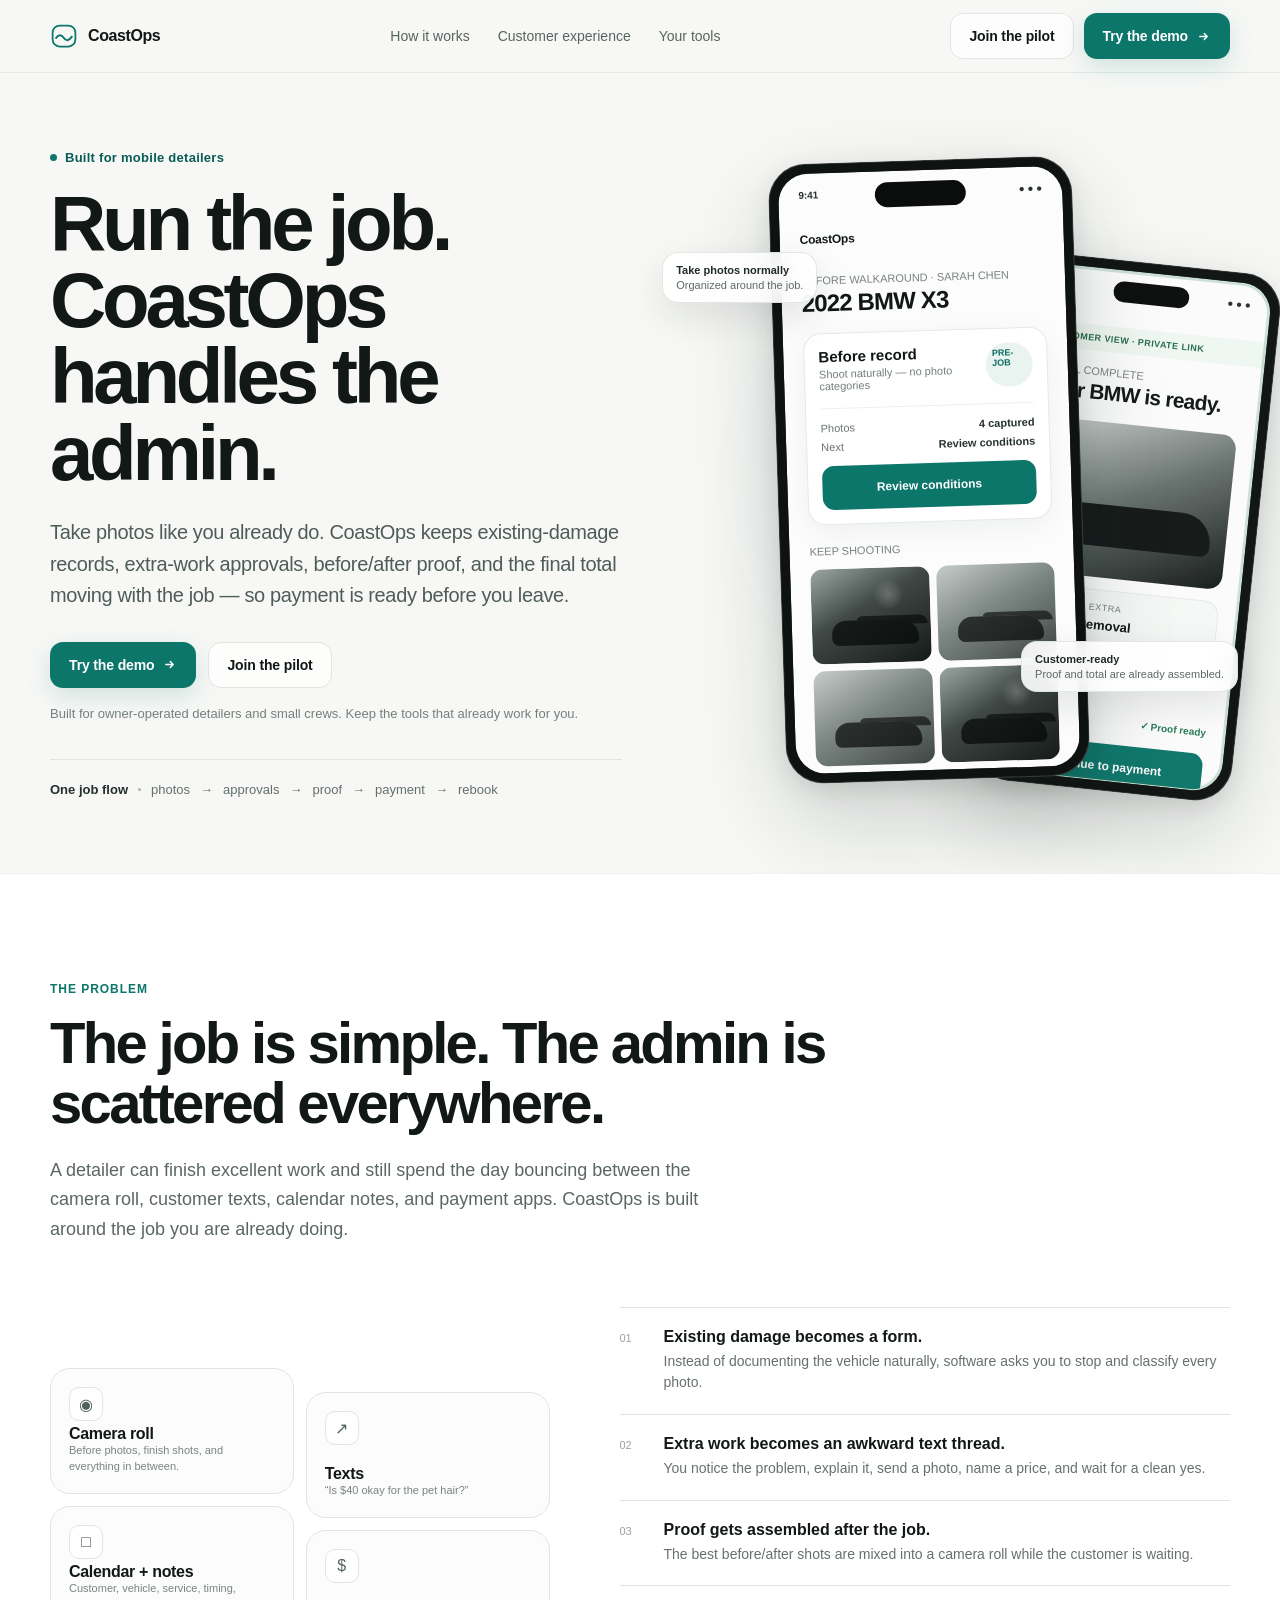
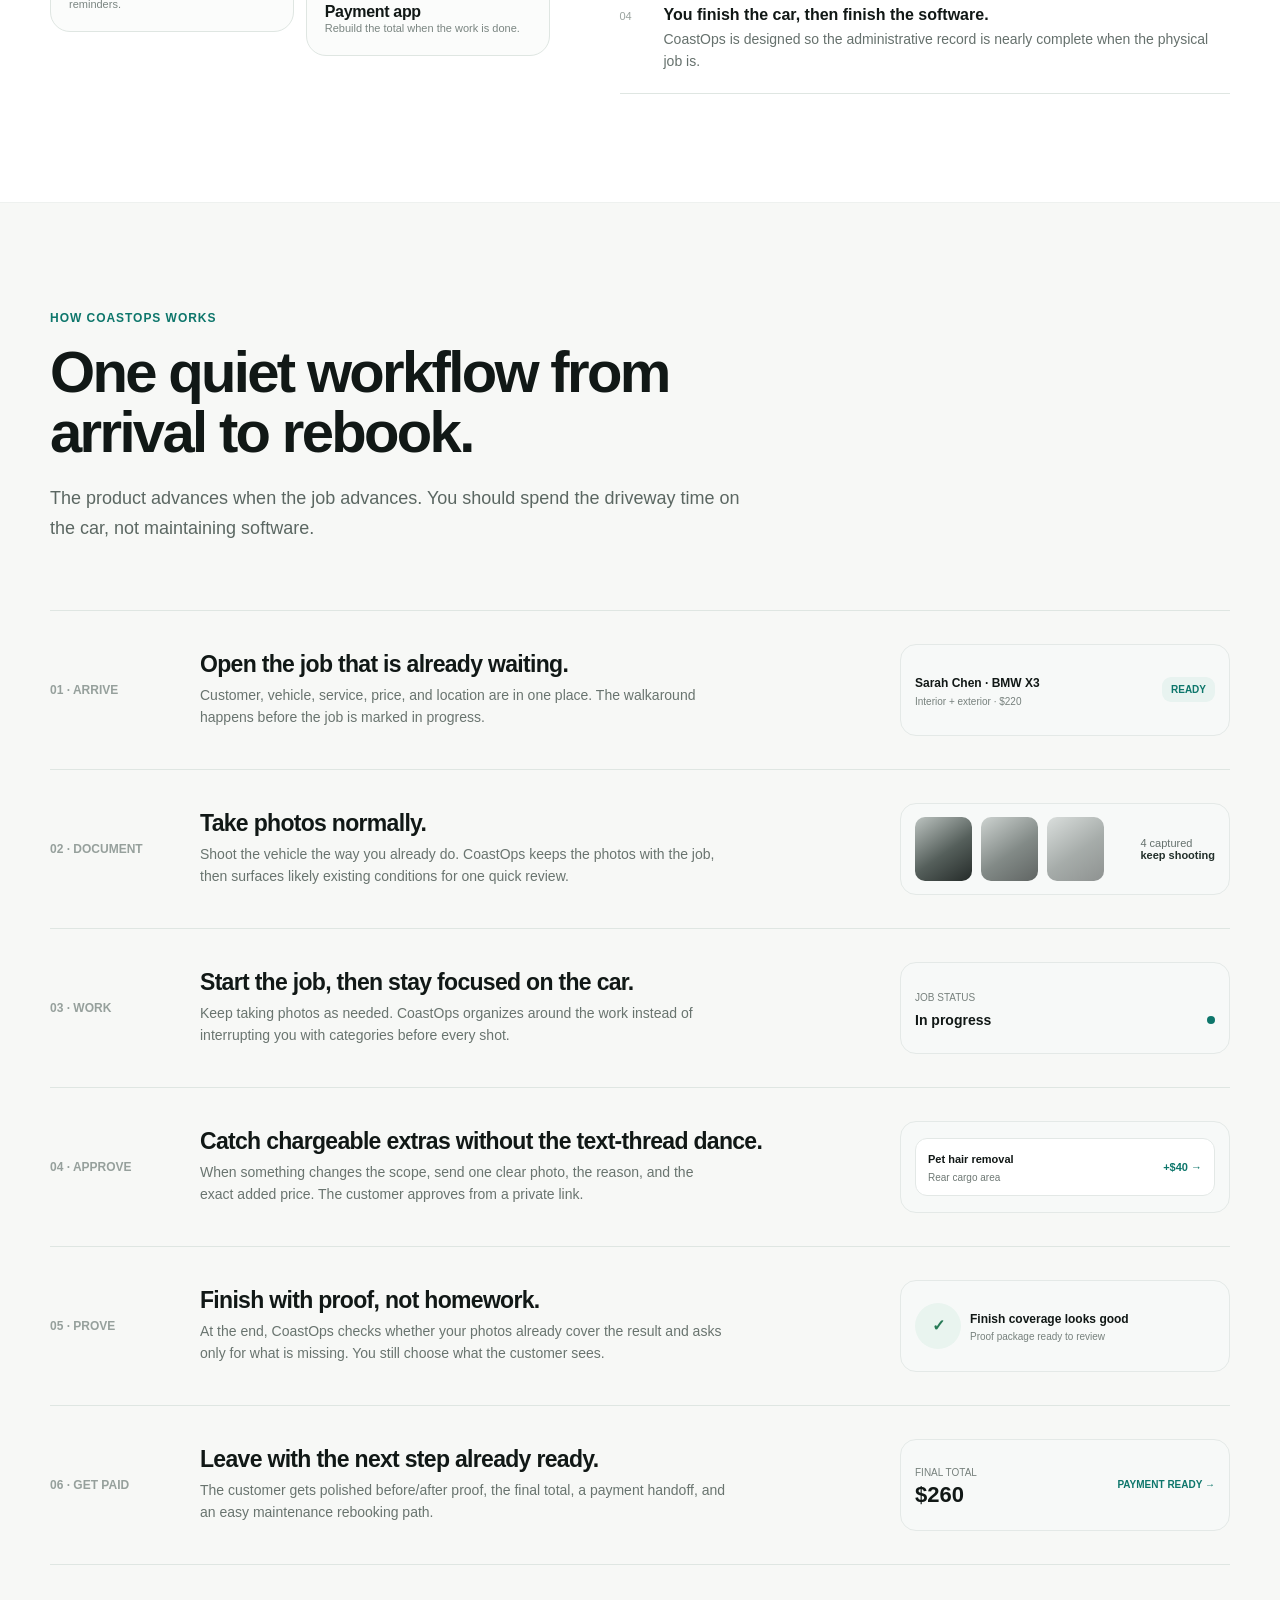
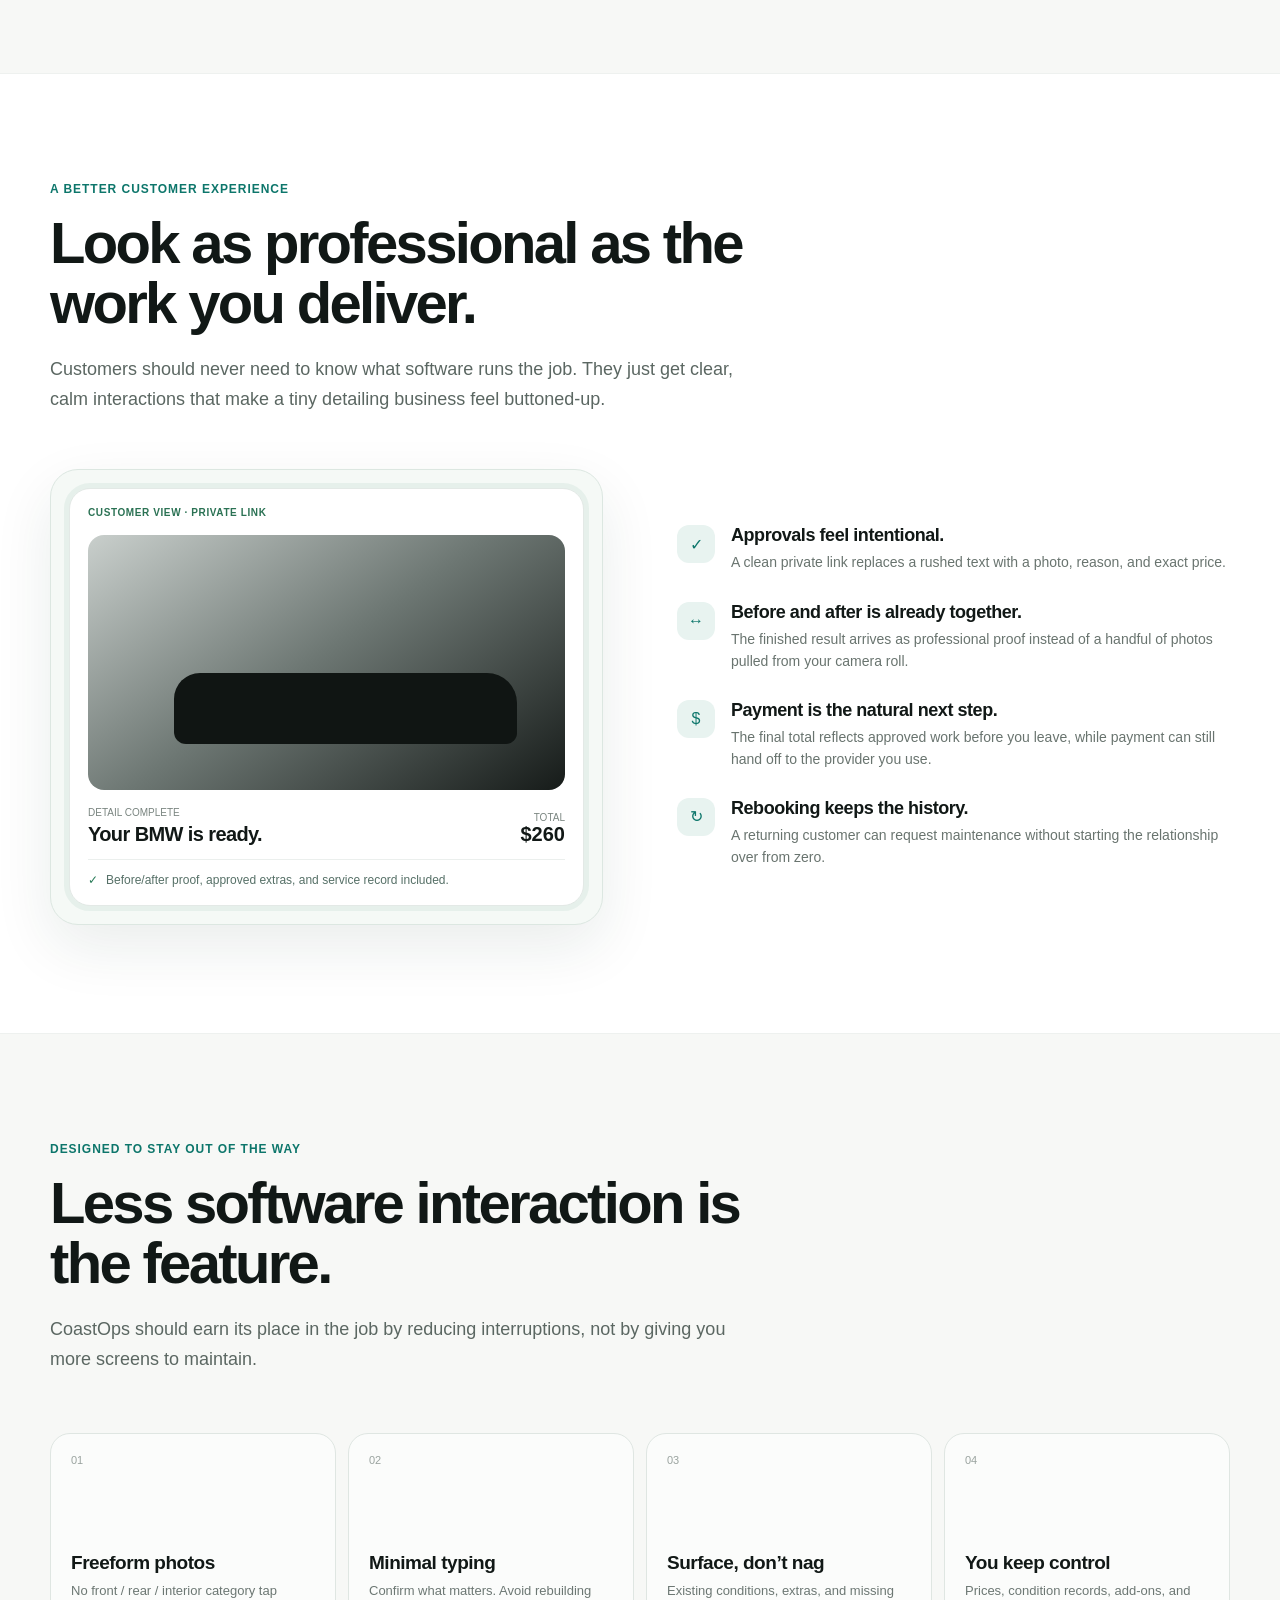
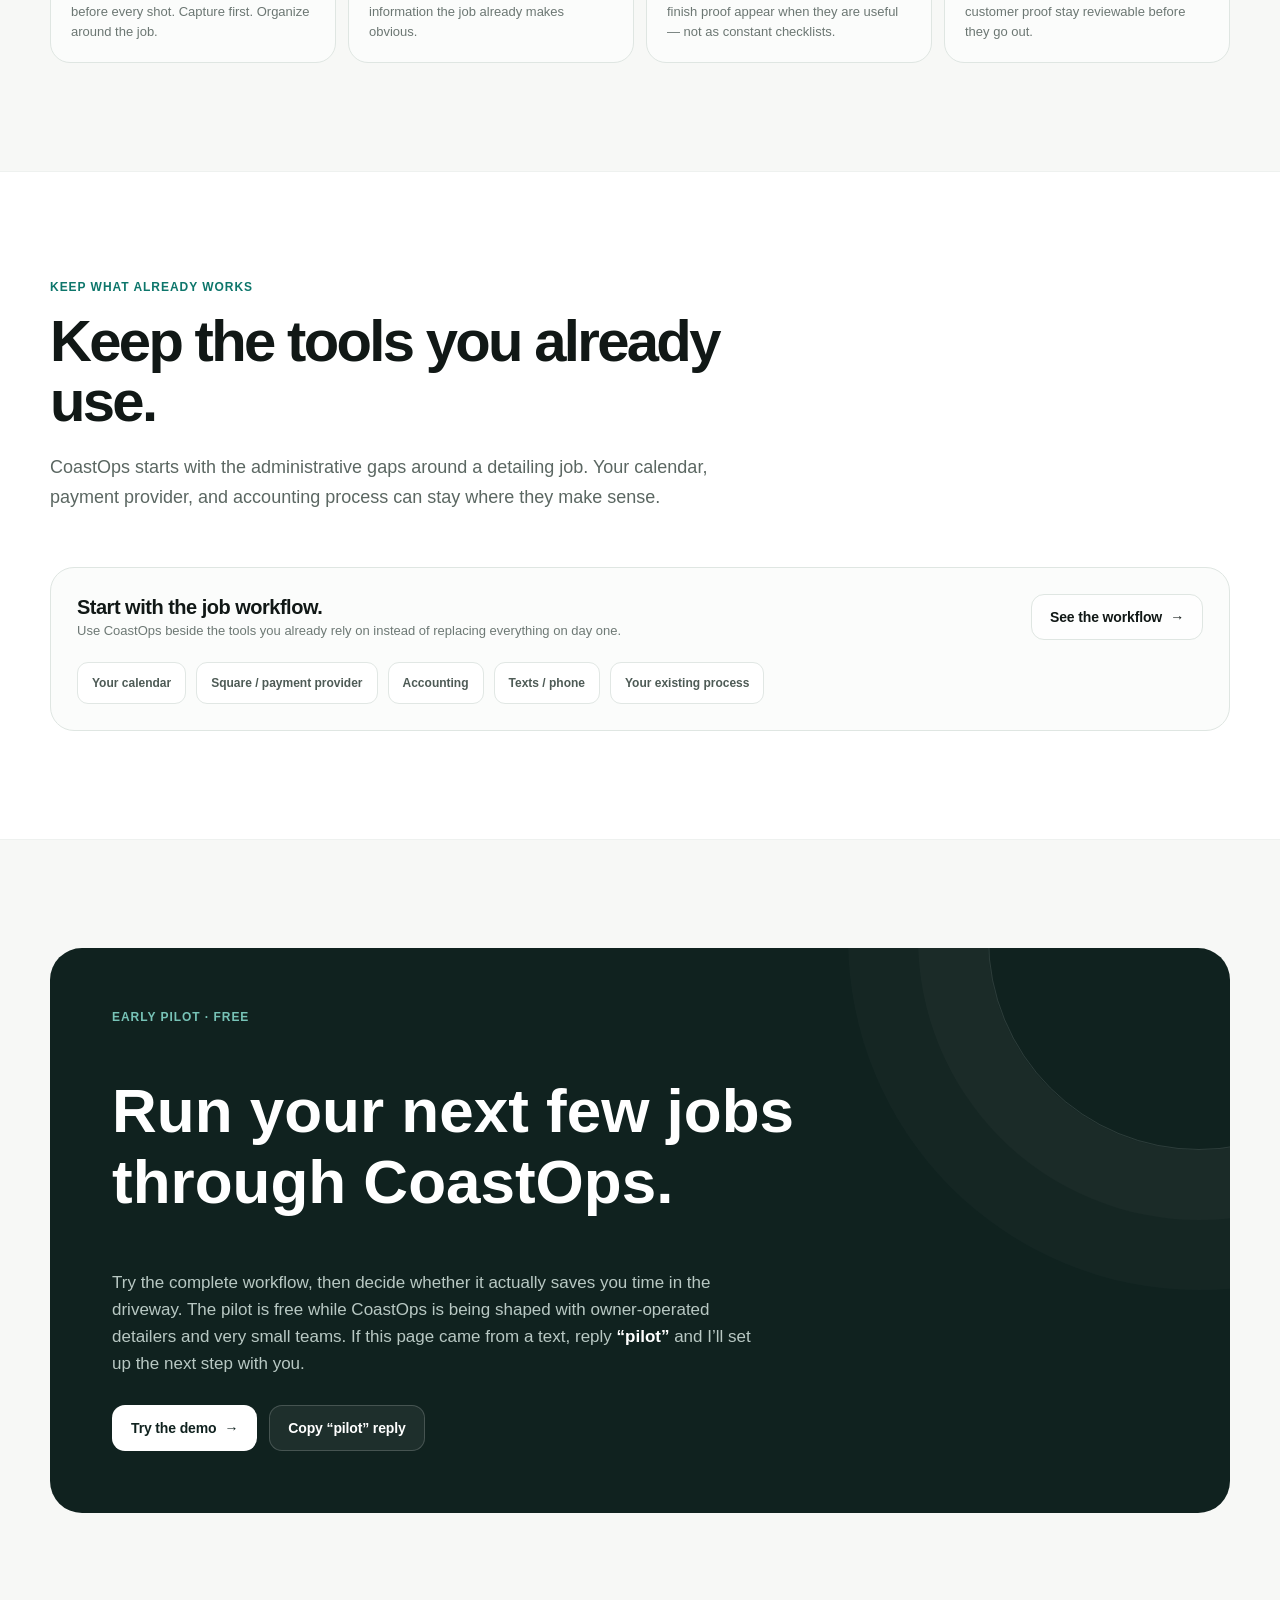
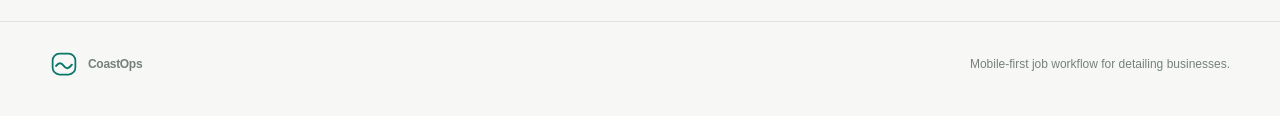
<file: landing/index.html>
<!doctype html>
<html lang="en">
<head>
  <meta charset="utf-8" />
  <meta name="viewport" content="width=device-width, initial-scale=1" />
  <meta name="theme-color" content="#f7f8f6" />
  <meta name="description" content="CoastOps is a mobile-first job workflow for owner-operated mobile detailing businesses. Capture photos naturally, approve extras, build proof, and get payment ready without living in admin software." />
  <title>CoastOps — Run the job. CoastOps handles the admin.</title>
  <link rel="stylesheet" href="styles.css" />
</head>
<body>
  <header class="nav">
    <div class="wrap nav-inner">
      <a class="brand" href="#top" aria-label="CoastOps home">
        <svg class="mark" viewBox="0 0 32 32" fill="none" aria-hidden="true">
          <rect x="3" y="4" width="26" height="24" rx="8" stroke="#0d766b" stroke-width="2"/>
          <path d="M7 18.2c3.1-4.2 5.9-4.1 8.6-.2 2.8 4 5.7 4 9.4-1.2" stroke="#0d766b" stroke-width="2.3" stroke-linecap="round"/>
        </svg>
        <span>CoastOps</span>
      </a>
      <nav class="nav-links" aria-label="Primary">
        <a href="#how">How it works</a>
        <a href="#experience">Customer experience</a>
        <a href="#tools">Your tools</a>
      </nav>
      <div class="nav-actions">
        <a class="btn btn-secondary" href="#pilot">Join the pilot</a>
        <a class="btn btn-primary btn-arrow" href="https://arqitect.github.io/coastops/" target="_blank" rel="noopener">
          Try the demo
          <svg viewBox="0 0 20 20" fill="none"><path d="M5 10h10M11 6l4 4-4 4" stroke="currentColor" stroke-width="1.8" stroke-linecap="round" stroke-linejoin="round"/></svg>
        </a>
      </div>
    </div>
  </header>

  <main id="top">
    <section class="hero">
      <div class="wrap hero-grid">
        <div class="reveal">
          <div class="eyebrow"><span class="eyebrow-dot"></span> Built for mobile detailers</div>
          <h1>Run the job.<br>CoastOps handles the admin.</h1>
          <p class="hero-copy">Take photos like you already do. CoastOps keeps existing-damage records, extra-work approvals, before/after proof, and the final total moving with the job — so payment is ready before you leave.</p>
          <div class="hero-actions">
            <a class="btn btn-primary btn-arrow" href="https://arqitect.github.io/coastops/" target="_blank" rel="noopener">
              Try the demo
              <svg viewBox="0 0 20 20" fill="none"><path d="M5 10h10M11 6l4 4-4 4" stroke="currentColor" stroke-width="1.8" stroke-linecap="round" stroke-linejoin="round"/></svg>
            </a>
            <a class="btn btn-secondary" href="#pilot">Join the pilot</a>
          </div>
          <div class="hero-note">Built for owner-operated detailers and small crews. Keep the tools that already work for you.</div>
          <div class="hero-proofline">
            <strong>One job flow</strong><span class="dot-sep"></span>
            <span>photos</span><span>→</span><span>approvals</span><span>→</span><span>proof</span><span>→</span><span>payment</span><span>→</span><span>rebook</span>
          </div>
        </div>

        <div class="visual reveal" aria-label="CoastOps mobile workflow preview">
          <div class="floating-note note-one"><strong>Take photos normally</strong>Organized around the job.</div>
          <div class="floating-note note-two"><strong>Customer-ready</strong>Proof and total are already assembled.</div>

          <div class="phone phone-main">
            <div class="screen">
              <div class="island"></div>
              <div class="status"><span>9:41</span><span>● ● ●</span></div>
              <div class="screen-body">
                <div class="mini-brand">CoastOps</div>
                <div class="hello">BEFORE WALKAROUND · SARAH CHEN</div>
                <h3>2022 BMW X3</h3>
                <div class="job-card">
                  <div class="job-top">
                    <div><div class="customer">Before record</div><div class="vehicle">Shoot naturally — no photo categories</div></div>
                    <span class="status-pill">PRE-JOB</span>
                  </div>
                  <div class="divider"></div>
                  <div class="service-row"><span>Photos</span><strong>4 captured</strong></div>
                  <div class="service-row" style="margin-top:7px"><span>Next</span><strong>Review conditions</strong></div>
                  <div class="screen-btn">Review conditions</div>
                </div>

                <div class="hello" style="margin-top:20px">KEEP SHOOTING</div>
                <div class="photo-grid">
                  <div class="photo"></div>
                  <div class="photo light"></div>
                  <div class="photo light"></div>
                  <div class="photo"></div>
                </div>
                <div class="capture-strip">
                  <div class="capture-label">No categories to choose<br><b style="color:#25322e">Just keep shooting</b></div>
                  <div class="capture-button" aria-hidden="true"></div>
                </div>
              </div>
            </div>
          </div>

          <div class="phone phone-side">
            <div class="screen">
              <div class="island" style="width:76px;height:21px"></div>
              <div class="status"><span>9:41</span><span>● ● ●</span></div>
              <div class="screen-body">
                <div class="customer-strip">CUSTOMER VIEW · PRIVATE LINK</div>
                <div class="hello">DETAIL COMPLETE</div>
                <h3 style="font-size:21px">Your BMW is ready.</h3>
                <div class="proof-photo"></div>
                <div class="approval-card">
                  <div class="approval-label">Approved extra</div>
                  <div class="approval-title">Pet hair removal</div>
                  <div class="approval-price">+$40</div>
                </div>
                <div class="paid-row">
                  <div><div class="total-label">TOTAL</div><div class="total">$260</div></div>
                  <div class="proof-check">✓ Proof ready</div>
                </div>
                <div class="screen-btn" style="margin-top:16px">Continue to payment</div>
              </div>
            </div>
          </div>
        </div>
      </div>
    </section>

    <section class="section alt" id="problem">
      <div class="wrap">
        <div class="reveal">
          <div class="kicker">The problem</div>
          <h2>The job is simple. The admin is scattered everywhere.</h2>
          <p class="section-lead">A detailer can finish excellent work and still spend the day bouncing between the camera roll, customer texts, calendar notes, and payment apps. CoastOps is built around the job you are already doing.</p>
        </div>
        <div class="problem-grid">
          <div class="tool-chaos reveal">
            <div class="tool"><div class="tool-icon">◉</div><div><div class="tool-name">Camera roll</div><div class="tool-copy">Before photos, finish shots, and everything in between.</div></div></div>
            <div class="tool"><div class="tool-icon">↗</div><div><div class="tool-name">Texts</div><div class="tool-copy">“Is $40 okay for the pet hair?”</div></div></div>
            <div class="tool"><div class="tool-icon">□</div><div><div class="tool-name">Calendar + notes</div><div class="tool-copy">Customer, vehicle, service, timing, reminders.</div></div></div>
            <div class="tool"><div class="tool-icon">$</div><div><div class="tool-name">Payment app</div><div class="tool-copy">Rebuild the total when the work is done.</div></div></div>
          </div>
          <div class="problem-list reveal">
            <div class="problem-row"><div class="num">01</div><div><strong>Existing damage becomes a form.</strong><span>Instead of documenting the vehicle naturally, software asks you to stop and classify every photo.</span></div></div>
            <div class="problem-row"><div class="num">02</div><div><strong>Extra work becomes an awkward text thread.</strong><span>You notice the problem, explain it, send a photo, name a price, and wait for a clean yes.</span></div></div>
            <div class="problem-row"><div class="num">03</div><div><strong>Proof gets assembled after the job.</strong><span>The best before/after shots are mixed into a camera roll while the customer is waiting.</span></div></div>
            <div class="problem-row"><div class="num">04</div><div><strong>You finish the car, then finish the software.</strong><span>CoastOps is designed so the administrative record is nearly complete when the physical job is.</span></div></div>
          </div>
        </div>
      </div>
    </section>

    <section class="section" id="how">
      <div class="wrap">
        <div class="reveal">
          <div class="kicker">How CoastOps works</div>
          <h2>One quiet workflow from arrival to rebook.</h2>
          <p class="section-lead">The product advances when the job advances. You should spend the driveway time on the car, not maintaining software.</p>
        </div>

        <div class="workflow">
          <div class="step reveal">
            <div class="step-num">01 · ARRIVE</div>
            <div><h3>Open the job that is already waiting.</h3><p>Customer, vehicle, service, price, and location are in one place. The walkaround happens before the job is marked in progress.</p></div>
            <div class="step-art"><div style="width:100%"><b style="font-size:12px">Sarah Chen · BMW X3</b><div style="font-size:10px;color:#77817d;margin-top:5px">Interior + exterior · $220</div></div><div style="font-size:10px;background:#e8f3f0;color:#0d766b;padding:7px 9px;border-radius:9px;font-weight:700">READY</div></div>
          </div>
          <div class="step reveal">
            <div class="step-num">02 · DOCUMENT</div>
            <div><h3>Take photos normally.</h3><p>Shoot the vehicle the way you already do. CoastOps keeps the photos with the job, then surfaces likely existing conditions for one quick review.</p></div>
            <div class="step-art"><div class="mini-shot"></div><div class="mini-shot"></div><div class="mini-shot"></div><div style="margin-left:auto;font-size:11px;color:#65716d">4 captured<br><b style="color:#23302b">keep shooting</b></div></div>
          </div>
          <div class="step reveal">
            <div class="step-num">03 · WORK</div>
            <div><h3>Start the job, then stay focused on the car.</h3><p>Keep taking photos as needed. CoastOps organizes around the work instead of interrupting you with categories before every shot.</p></div>
            <div class="step-art"><div style="width:100%"><span style="font-size:10px;color:#77817d">JOB STATUS</span><div style="display:flex;justify-content:space-between;align-items:center;margin-top:7px"><b style="font-size:14px">In progress</b><span style="width:8px;height:8px;border-radius:50%;background:#0d766b"></span></div></div></div>
          </div>
          <div class="step reveal">
            <div class="step-num">04 · APPROVE</div>
            <div><h3>Catch chargeable extras without the text-thread dance.</h3><p>When something changes the scope, send one clear photo, the reason, and the exact added price. The customer approves from a private link.</p></div>
            <div class="step-art"><div class="approval-mini"><div><b>Pet hair removal</b><br><span>Rear cargo area</span></div><em>+$40 →</em></div></div>
          </div>
          <div class="step reveal">
            <div class="step-num">05 · PROVE</div>
            <div><h3>Finish with proof, not homework.</h3><p>At the end, CoastOps checks whether your photos already cover the result and asks only for what is missing. You still choose what the customer sees.</p></div>
            <div class="step-art"><div style="width:46px;height:46px;border-radius:50%;background:#e9f4ef;color:#277a56;display:grid;place-items:center;font-weight:800">✓</div><div><b style="font-size:12px">Finish coverage looks good</b><div style="font-size:10px;color:#77817d;margin-top:4px">Proof package ready to review</div></div></div>
          </div>
          <div class="step reveal">
            <div class="step-num">06 · GET PAID</div>
            <div><h3>Leave with the next step already ready.</h3><p>The customer gets polished before/after proof, the final total, a payment handoff, and an easy maintenance rebooking path.</p></div>
            <div class="step-art"><div><span style="font-size:10px;color:#77817d">FINAL TOTAL</span><div style="font-size:22px;font-weight:780;margin-top:2px">$260</div></div><div style="margin-left:auto;font-size:10px;color:#0d766b;font-weight:720">PAYMENT READY →</div></div>
          </div>
        </div>
      </div>
    </section>

    <section class="section alt" id="experience">
      <div class="wrap">
        <div class="reveal">
          <div class="kicker">A better customer experience</div>
          <h2>Look as professional as the work you deliver.</h2>
          <p class="section-lead">Customers should never need to know what software runs the job. They just get clear, calm interactions that make a tiny detailing business feel buttoned-up.</p>
        </div>
        <div class="experience-grid">
          <div class="customer-card reveal">
            <div class="customer-ui">
              <div class="customer-badge">CUSTOMER VIEW · PRIVATE LINK</div>
              <div class="cust-photo"></div>
              <div class="cust-head">
                <div><div style="font-size:10px;color:#7a8580;margin-bottom:5px">DETAIL COMPLETE</div><h4>Your BMW is ready.</h4></div>
                <div class="cust-total"><span>TOTAL</span><b>$260</b></div>
              </div>
              <div class="checkrow"><span style="color:#277a56">✓</span> Before/after proof, approved extras, and service record included.</div>
            </div>
          </div>
          <div class="benefits reveal">
            <div class="benefit"><div class="benefit-icon">✓</div><div><h3>Approvals feel intentional.</h3><p>A clean private link replaces a rushed text with a photo, reason, and exact price.</p></div></div>
            <div class="benefit"><div class="benefit-icon">↔</div><div><h3>Before and after is already together.</h3><p>The finished result arrives as professional proof instead of a handful of photos pulled from your camera roll.</p></div></div>
            <div class="benefit"><div class="benefit-icon">$</div><div><h3>Payment is the natural next step.</h3><p>The final total reflects approved work before you leave, while payment can still hand off to the provider you use.</p></div></div>
            <div class="benefit"><div class="benefit-icon">↻</div><div><h3>Rebooking keeps the history.</h3><p>A returning customer can request maintenance without starting the relationship over from zero.</p></div></div>
          </div>
        </div>
      </div>
    </section>

    <section class="section" id="quiet">
      <div class="wrap">
        <div class="reveal">
          <div class="kicker">Designed to stay out of the way</div>
          <h2>Less software interaction is the feature.</h2>
          <p class="section-lead">CoastOps should earn its place in the job by reducing interruptions, not by giving you more screens to maintain.</p>
        </div>
        <div class="principles">
          <div class="principle reveal"><div class="pi">01</div><div><h3>Freeform photos</h3><p>No front / rear / interior category tap before every shot. Capture first. Organize around the job.</p></div></div>
          <div class="principle reveal"><div class="pi">02</div><div><h3>Minimal typing</h3><p>Confirm what matters. Avoid rebuilding information the job already makes obvious.</p></div></div>
          <div class="principle reveal"><div class="pi">03</div><div><h3>Surface, don’t nag</h3><p>Existing conditions, extras, and missing finish proof appear when they are useful — not as constant checklists.</p></div></div>
          <div class="principle reveal"><div class="pi">04</div><div><h3>You keep control</h3><p>Prices, condition records, add-ons, and customer proof stay reviewable before they go out.</p></div></div>
        </div>
      </div>
    </section>

    <section class="section alt" id="tools">
      <div class="wrap">
        <div class="reveal">
          <div class="kicker">Keep what already works</div>
          <h2>Keep the tools you already use.</h2>
          <p class="section-lead">CoastOps starts with the administrative gaps around a detailing job. Your calendar, payment provider, and accounting process can stay where they make sense.</p>
        </div>
        <div class="tools-band reveal">
          <div class="tools-band-top">
            <div><h3>Start with the job workflow.</h3><p>Use CoastOps beside the tools you already rely on instead of replacing everything on day one.</p></div>
            <a class="btn btn-secondary btn-arrow" href="https://arqitect.github.io/coastops/" target="_blank" rel="noopener">See the workflow <span>→</span></a>
          </div>
          <div class="tool-logos">
            <div class="tool-chip">Your calendar</div>
            <div class="tool-chip">Square / payment provider</div>
            <div class="tool-chip">Accounting</div>
            <div class="tool-chip">Texts / phone</div>
            <div class="tool-chip">Your existing process</div>
          </div>
        </div>
      </div>
    </section>

    <section class="pilot" id="pilot">
      <div class="wrap">
        <div class="pilot-box reveal">
          <div class="kicker">Early pilot · free</div>
          <h2>Run your next few jobs through CoastOps.</h2>
          <p>Try the complete workflow, then decide whether it actually saves you time in the driveway. The pilot is free while CoastOps is being shaped with owner-operated detailers and very small teams. If this page came from a text, reply <strong style="color:#fff">“pilot”</strong> and I’ll set up the next step with you.</p>
          <div class="pilot-actions">
            <a class="btn btn-primary btn-arrow" href="https://arqitect.github.io/coastops/" target="_blank" rel="noopener">Try the demo <span>→</span></a>
            <button class="btn btn-secondary" id="copyPilot" type="button">Copy “pilot” reply</button>
          </div>
        </div>
      </div>
    </section>
  </main>

  <footer>
    <div class="wrap footer-inner">
      <a class="brand" href="#top">
        <svg class="mark" viewBox="0 0 32 32" fill="none" aria-hidden="true">
          <rect x="3" y="4" width="26" height="24" rx="8" stroke="#0d766b" stroke-width="2"/>
          <path d="M7 18.2c3.1-4.2 5.9-4.1 8.6-.2 2.8 4 5.7 4 9.4-1.2" stroke="#0d766b" stroke-width="2.3" stroke-linecap="round"/>
        </svg>
        <span>CoastOps</span>
      </a>
      <div>Mobile-first job workflow for detailing businesses.</div>
    </div>
  </footer>
  <script src="site.js"></script>
</body>
</html>
</file>
<file: landing/styles.css>
:root{--bg:#f7f8f6;--paper:#ffffff;--ink:#111816;--muted:#65716d;--faint:#e6ebe8;--line:#dfe6e2;--teal:#0d766b;--teal-deep:#085d55;--teal-soft:#e8f3f0;--green:#277a56;--shadow:0 24px 80px rgba(17,24,22,.10);--phone-shadow:0 36px 90px rgba(12,28,24,.18),0 8px 24px rgba(12,28,24,.10);--radius:24px;--max:1180px;}*{box-sizing:border-box}html{scroll-behavior:smooth}body{margin:0;background:var(--bg);color:var(--ink);font-family:Inter,ui-sans-serif,-apple-system,BlinkMacSystemFont,"SF Pro Display","SF Pro Text","Segoe UI",sans-serif;-webkit-font-smoothing:antialiased;text-rendering:optimizeLegibility;}a{color:inherit;text-decoration:none}button,input{font:inherit}.wrap{width:min(var(--max),calc(100% - 40px));margin:0 auto}.nav{position:sticky;top:0;z-index:50;backdrop-filter:saturate(160%) blur(18px);background:rgba(247,248,246,.82);border-bottom:1px solid rgba(223,230,226,.76);}.nav-inner{height:72px;display:flex;align-items:center;justify-content:space-between;gap:22px}.brand{display:flex;align-items:center;gap:10px;font-weight:720;letter-spacing:-.025em}.mark{width:28px;height:28px}.nav-links{display:flex;align-items:center;gap:28px;color:#58645f;font-size:14px}.nav-actions{display:flex;align-items:center;gap:10px}.btn{display:inline-flex;align-items:center;justify-content:center;gap:8px;min-height:46px;padding:0 18px;border-radius:13px;border:1px solid transparent;font-weight:650;font-size:14px;letter-spacing:-.01em;transition:transform .2s ease,box-shadow .2s ease,background .2s ease,border-color .2s ease;cursor:pointer;}.btn:hover{transform:translateY(-1px)}.btn-primary{background:var(--teal);color:white;box-shadow:0 8px 24px rgba(13,118,107,.17)}.btn-primary:hover{background:var(--teal-deep);box-shadow:0 12px 30px rgba(13,118,107,.23)}.btn-secondary{background:rgba(255,255,255,.72);border-color:var(--line)}.btn-secondary:hover{background:#fff;border-color:#cfd9d4}.btn-arrow svg{width:15px;height:15px}.hero{padding:74px 0 76px;overflow:hidden}.hero-grid{display:grid;grid-template-columns:minmax(0,1.02fr) minmax(440px,.98fr);gap:58px;align-items:center}.eyebrow{display:inline-flex;align-items:center;gap:8px;color:var(--teal-deep);font-size:13px;font-weight:700;letter-spacing:.02em;margin-bottom:20px;}.eyebrow-dot{width:7px;height:7px;border-radius:50%;background:var(--teal)}h1{font-size:clamp(48px,6.3vw,78px);line-height:.98;letter-spacing:-.055em;margin:0;max-width:720px;font-weight:760;}.hero-copy{margin:26px 0 30px;max-width:650px;color:#4f5c57;font-size:20px;line-height:1.58;letter-spacing:-.018em;}.hero-actions{display:flex;gap:12px;flex-wrap:wrap}.hero-note{margin-top:18px;color:#75807c;font-size:13px}.hero-proofline{margin-top:38px;padding-top:22px;border-top:1px solid var(--line);display:flex;gap:10px;align-items:center;flex-wrap:wrap;color:#64706c;font-size:13px;}.hero-proofline strong{color:#24302c;font-weight:650}.dot-sep{width:3px;height:3px;background:#aab4b0;border-radius:50%}.visual{position:relative;min-height:650px;display:flex;align-items:center;justify-content:center}.visual::before{content:"";position:absolute;inset:7% 0 5% 6%;border-radius:50%;background:radial-gradient(circle at center,rgba(13,118,107,.10),rgba(13,118,107,0) 66%);filter:blur(12px);}.phone{position:absolute;background:#0e1211;border-radius:38px;padding:9px;box-shadow:var(--phone-shadow);border:1px solid rgba(255,255,255,.18);}.phone-main{width:304px;height:620px;z-index:3;transform:translate(-26px,-2px) rotate(-1.8deg)}.phone-side{width:260px;height:530px;z-index:2;transform:translate(172px,55px) rotate(6deg);opacity:.98}.screen{height:100%;background:#fbfcfb;border-radius:30px;overflow:hidden;position:relative;color:#101715;border:1px solid rgba(255,255,255,.08);}.island{position:absolute;top:10px;left:50%;transform:translateX(-50%);width:91px;height:25px;border-radius:20px;background:#0b0d0d;z-index:4;}.status{height:44px;padding:15px 19px 0;display:flex;justify-content:space-between;font-size:10px;font-weight:700;color:#27312e}.screen-body{padding:14px 19px 22px}.mini-brand{font-size:12px;font-weight:760;letter-spacing:-.02em;margin-bottom:28px}.hello{font-size:11px;color:#78827f;margin-bottom:4px}.screen h3{font-size:24px;line-height:1.05;letter-spacing:-.035em;margin:0 0 18px}.job-card{background:white;border:1px solid #e4eae7;border-radius:18px;padding:14px;box-shadow:0 8px 28px rgba(23,34,30,.05)}.job-top{display:flex;justify-content:space-between;gap:10px;margin-bottom:16px}.time{font-size:11px;color:#76817d}.status-pill{font-size:9px;font-weight:750;padding:5px 7px;border-radius:99px;background:#e9f3f0;color:#0b6d63}.customer{font-size:15px;font-weight:730;margin-bottom:3px}.vehicle{font-size:11px;color:#737e7a}.divider{height:1px;background:#edf0ee;margin:13px 0}.service-row{display:flex;justify-content:space-between;font-size:11px;color:#68736f}.service-row strong{color:#28332f}.screen-btn{margin-top:13px;height:44px;border-radius:12px;background:var(--teal);color:white;display:flex;align-items:center;justify-content:center;font-size:12px;font-weight:720;}.coming{margin-top:17px;font-size:10px;color:#828c88}.photo-grid{display:grid;grid-template-columns:1fr 1fr;gap:7px;margin:12px 0}.photo{aspect-ratio:1.25;border-radius:12px;overflow:hidden;position:relative;background:radial-gradient(circle at 65% 28%,rgba(255,255,255,.22),transparent 15%),linear-gradient(150deg,#9ca7a2 0%,#404946 42%,#151a19 100%);}.photo::after{content:"";position:absolute;left:17%;right:10%;bottom:19%;height:26%;border-radius:18px 24px 8px 9px;background:rgba(4,7,7,.68);box-shadow:17px -12px 0 -8px rgba(5,8,8,.62);}.photo.light{background:linear-gradient(150deg,#c6ccc9 0%,#7d8783 45%,#3e4643 100%)}.capture-strip{display:flex;align-items:center;justify-content:space-between;margin-top:12px}.capture-label{font-size:10px;color:#6f7a76}.capture-button{width:56px;height:56px;border-radius:50%;background:#fff;border:5px solid #e5e9e7;box-shadow:inset 0 0 0 2px #bfc8c4}.approval-card{padding:12px;border-radius:15px;background:#f5f8f6;border:1px solid #e5ebe8;margin-top:12px}.approval-label{font-size:9px;color:#74807b;text-transform:uppercase;letter-spacing:.06em}.approval-title{font-size:13px;font-weight:730;margin-top:5px}.approval-price{font-size:20px;font-weight:760;margin-top:3px}.phone-side .screen{outline:3px solid rgba(39,122,86,.22);outline-offset:-3px}.customer-strip{margin:-2px -19px 14px;padding:8px 19px;background:#eff7f2;color:#276b4f;font-size:9px;font-weight:760;letter-spacing:.05em;}.proof-photo{height:155px;border-radius:14px;background:linear-gradient(155deg,#d3d8d5,#69736f 47%,#151a19);position:relative;overflow:hidden}.proof-photo::after{content:"";position:absolute;left:15%;right:8%;bottom:20%;height:27%;border-radius:20px 30px 9px 10px;background:#131817}.paid-row{display:flex;justify-content:space-between;align-items:flex-end;margin-top:15px}.total-label{font-size:10px;color:#74807b}.total{font-size:25px;font-weight:780;letter-spacing:-.04em}.proof-check{font-size:10px;color:#277a56;font-weight:720}.floating-note{position:absolute;z-index:5;background:rgba(255,255,255,.90);backdrop-filter:blur(12px);border:1px solid rgba(220,228,224,.85);border-radius:16px;padding:11px 13px;box-shadow:0 14px 36px rgba(16,30,26,.10);font-size:11px;color:#5e6a65;}.note-one{top:105px;left:-18px}.note-two{right:-8px;bottom:105px}.floating-note strong{display:block;color:#1f2a26;margin-bottom:3px}.section{padding:108px 0}.section.alt{background:#fff;border-top:1px solid #eef1ef;border-bottom:1px solid #eef1ef}.kicker{font-size:12px;font-weight:760;letter-spacing:.08em;text-transform:uppercase;color:var(--teal);margin-bottom:17px}.section h2{font-size:clamp(36px,4.6vw,58px);line-height:1.04;letter-spacing:-.046em;margin:0;max-width:780px}.section-lead{font-size:18px;line-height:1.65;color:#5b6762;max-width:690px;margin:22px 0 0}.problem-grid{display:grid;grid-template-columns:.9fr 1.1fr;gap:70px;align-items:center;margin-top:62px}.tool-chaos{display:grid;grid-template-columns:1fr 1fr;gap:12px;position:relative}.tool{min-height:126px;background:#fbfcfb;border:1px solid var(--line);border-radius:20px;padding:18px;display:flex;flex-direction:column;justify-content:space-between;}.tool:nth-child(2),.tool:nth-child(4){transform:translateY(24px)}.tool-icon{width:34px;height:34px;border:1px solid #dfe5e2;border-radius:10px;display:grid;place-items:center;color:#51605a;background:white}.tool-name{font-weight:690;letter-spacing:-.02em}.tool-copy{font-size:11px;line-height:1.45;color:#7a8581}.problem-list{display:grid;gap:0;border-top:1px solid var(--line)}.problem-row{padding:20px 0;border-bottom:1px solid var(--line);display:grid;grid-template-columns:30px 1fr;gap:14px;align-items:start}.problem-row .num{font-size:11px;color:#9aa39f;padding-top:4px}.problem-row strong{display:block;font-size:16px;margin-bottom:5px}.problem-row span{font-size:14px;line-height:1.55;color:#66716d}.workflow{margin-top:66px;border-top:1px solid var(--line)}.step{display:grid;grid-template-columns:120px 1fr 330px;gap:30px;padding:33px 0;border-bottom:1px solid var(--line);align-items:center}.step-num{font-size:12px;font-weight:730;color:#96a09c}.step h3{font-size:23px;letter-spacing:-.03em;margin:0 0 7px}.step p{margin:0;color:#69746f;font-size:14px;line-height:1.55;max-width:530px}.step-art{height:92px;border-radius:16px;background:#f7f9f8;border:1px solid #e4e9e7;padding:14px;display:flex;align-items:center;gap:9px;overflow:hidden}.mini-shot{width:57px;height:64px;border-radius:10px;background:linear-gradient(145deg,#bdc4c1,#555f5b 55%,#252b29);flex:0 0 auto}.mini-shot:nth-child(2){opacity:.72}.mini-shot:nth-child(3){opacity:.5}.approval-mini{width:100%;background:white;border:1px solid #e3e8e6;border-radius:12px;padding:10px 12px;display:flex;align-items:center;justify-content:space-between}.approval-mini b{font-size:11px}.approval-mini span{font-size:10px;color:#6f7975}.approval-mini em{font-style:normal;font-size:11px;font-weight:740;color:var(--teal)}.experience-grid{display:grid;grid-template-columns:1fr 1fr;gap:74px;align-items:center;margin-top:54px}.customer-card{padding:18px;border:1px solid #dce7e1;border-radius:28px;background:#f5f9f6;box-shadow:0 22px 60px rgba(27,50,40,.09);}.customer-ui{background:#fff;border:1px solid #e3e9e6;border-radius:21px;padding:18px;outline:5px solid rgba(39,122,86,.07)}.customer-badge{font-size:10px;color:#2b7254;font-weight:760;letter-spacing:.06em;margin-bottom:17px}.cust-photo{height:255px;border-radius:16px;background:linear-gradient(145deg,#c9cfcc,#6d7773 48%,#161b19);position:relative;overflow:hidden}.cust-photo:after{content:"";position:absolute;left:18%;right:10%;bottom:18%;height:28%;background:#101513;border-radius:26px 30px 11px 12px}.cust-head{display:flex;justify-content:space-between;gap:20px;align-items:end;margin-top:17px}.cust-head h4{font-size:20px;letter-spacing:-.03em;margin:0}.cust-total{text-align:right}.cust-total span{display:block;font-size:10px;color:#7c8782}.cust-total b{font-size:20px}.checkrow{margin-top:13px;padding-top:13px;border-top:1px solid #ebefed;display:flex;gap:8px;align-items:center;color:#567067;font-size:12px}.benefits{display:grid;gap:28px}.benefit{display:grid;grid-template-columns:38px 1fr;gap:16px}.benefit-icon{width:38px;height:38px;border-radius:12px;background:var(--teal-soft);color:var(--teal);display:grid;place-items:center}.benefit h3{margin:0 0 5px;font-size:18px;letter-spacing:-.025em}.benefit p{margin:0;color:#69746f;font-size:14px;line-height:1.58}.principles{display:grid;grid-template-columns:repeat(4,1fr);gap:12px;margin-top:58px}.principle{min-height:230px;background:#fbfcfb;border:1px solid var(--line);border-radius:20px;padding:20px;display:flex;flex-direction:column}.principle .pi{font-size:11px;color:#9aa39f;margin-bottom:auto}.principle h3{font-size:19px;letter-spacing:-.025em;margin:0 0 7px}.principle p{font-size:13px;line-height:1.55;color:#6c7773;margin:0}.tools-band{margin-top:54px;padding:26px;border:1px solid var(--line);border-radius:24px;background:#fbfcfb}.tools-band-top{display:flex;align-items:center;justify-content:space-between;gap:22px;margin-bottom:22px}.tools-band h3{font-size:20px;margin:0;letter-spacing:-.025em}.tools-band p{margin:4px 0 0;color:#6e7975;font-size:13px}.tool-logos{display:flex;gap:10px;flex-wrap:wrap}.tool-chip{height:42px;padding:0 14px;border-radius:11px;background:white;border:1px solid #e1e7e4;display:flex;align-items:center;font-size:12px;font-weight:680;color:#4e5b56}.pilot{padding:108px 0;}.pilot-box{background:#10221f;color:white;border-radius:32px;padding:62px;position:relative;overflow:hidden;}.pilot-box::after{content:"";position:absolute;width:420px;height:420px;border-radius:50%;right:-180px;top:-220px;border:1px solid rgba(255,255,255,.12);box-shadow:0 0 0 70px rgba(255,255,255,.025),0 0 0 140px rgba(255,255,255,.018);}.pilot-box .kicker{color:#77c3b7}.pilot-box h2{font-size:clamp(38px,5vw,62px);max-width:760px}.pilot-box p{color:#b8c8c3;font-size:17px;line-height:1.6;max-width:660px;margin:19px 0 28px}.pilot-actions{display:flex;gap:12px;flex-wrap:wrap;position:relative;z-index:2}.pilot-box .btn-primary{background:#fff;color:#10221f;box-shadow:none}.pilot-box .btn-secondary{color:#fff;background:rgba(255,255,255,.06);border-color:rgba(255,255,255,.18)}footer{padding:28px 0 38px;border-top:1px solid var(--line);color:#75807c;font-size:12px}.footer-inner{display:flex;justify-content:space-between;gap:20px;align-items:center}.mobile-bar{display:none}.reveal{opacity:0;transform:translateY(18px);transition:opacity .7s cubic-bezier(.2,.7,.2,1),transform .7s cubic-bezier(.2,.7,.2,1)}.reveal.in{opacity:1;transform:none}@media (max-width:980px){.nav-links{display:none}.hero{padding-top:54px}.hero-grid{grid-template-columns:1fr;gap:26px}.hero-copy{max-width:720px}.visual{min-height:610px;margin-top:16px}.phone-main{transform:translate(-75px,-5px) rotate(-1.4deg)}.phone-side{transform:translate(135px,58px) rotate(5deg)}.problem-grid,.experience-grid{grid-template-columns:1fr;gap:48px}.step{grid-template-columns:80px 1fr}.step-art{grid-column:2}.principles{grid-template-columns:1fr 1fr}}@media (max-width:640px){.wrap{width:min(100% - 30px,var(--max))}.nav-inner{height:64px}.nav-actions .btn-secondary{display:none}.nav-actions .btn-primary{min-height:40px;padding:0 13px}.hero{padding:42px 0 48px}h1{font-size:44px;line-height:.97;max-width:500px}.hero-copy{font-size:17px;margin:20px 0 24px}.hero-actions .btn{flex:1;min-width:145px}.hero-proofline{display:none}.visual{min-height:500px;margin-top:2px}.phone-main{width:248px;height:507px;transform:translate(-45px,0) rotate(-1.5deg);border-radius:32px;padding:7px}.phone-side{width:205px;height:419px;transform:translate(102px,56px) rotate(5deg);border-radius:30px;padding:7px}.screen{border-radius:25px}.status{padding:13px 15px 0;height:39px}.screen-body{padding:10px 15px 18px}.mini-brand{margin-bottom:20px}.screen h3{font-size:20px;margin-bottom:13px}.job-card{padding:11px;border-radius:15px}.photo-grid{gap:5px}.capture-button{width:46px;height:46px}.floating-note{font-size:9px;padding:8px 9px;border-radius:12px}.note-one{left:0;top:66px}.note-two{right:0;bottom:58px}.section{padding:70px 0}.section h2{font-size:39px}.section-lead{font-size:16px}.problem-grid{margin-top:44px}.tool{min-height:112px;padding:14px}.tool:nth-child(2),.tool:nth-child(4){transform:translateY(14px)}.step{grid-template-columns:1fr;gap:10px;padding:25px 0}.step-num{color:var(--teal);font-size:10px;letter-spacing:.08em}.step-art{grid-column:auto;height:79px;margin-top:4px}.experience-grid{margin-top:40px}.cust-photo{height:190px}.principles{grid-template-columns:1fr}.principle{min-height:0;padding:18px}.principle .pi{margin-bottom:34px}.tools-band{padding:18px}.tools-band-top{align-items:flex-start;flex-direction:column}.pilot{padding:74px 0 98px}.pilot-box{padding:38px 26px;border-radius:26px}.pilot-box h2{font-size:40px}.pilot-box p{font-size:15px}footer{padding-bottom:38px}.footer-inner{align-items:flex-start;flex-direction:column}}@media (prefers-reduced-motion:reduce){html{scroll-behavior:auto}*,*::before,*::after{animation:none!important;transition:none!important}.reveal{opacity:1;transform:none}}
</file>
